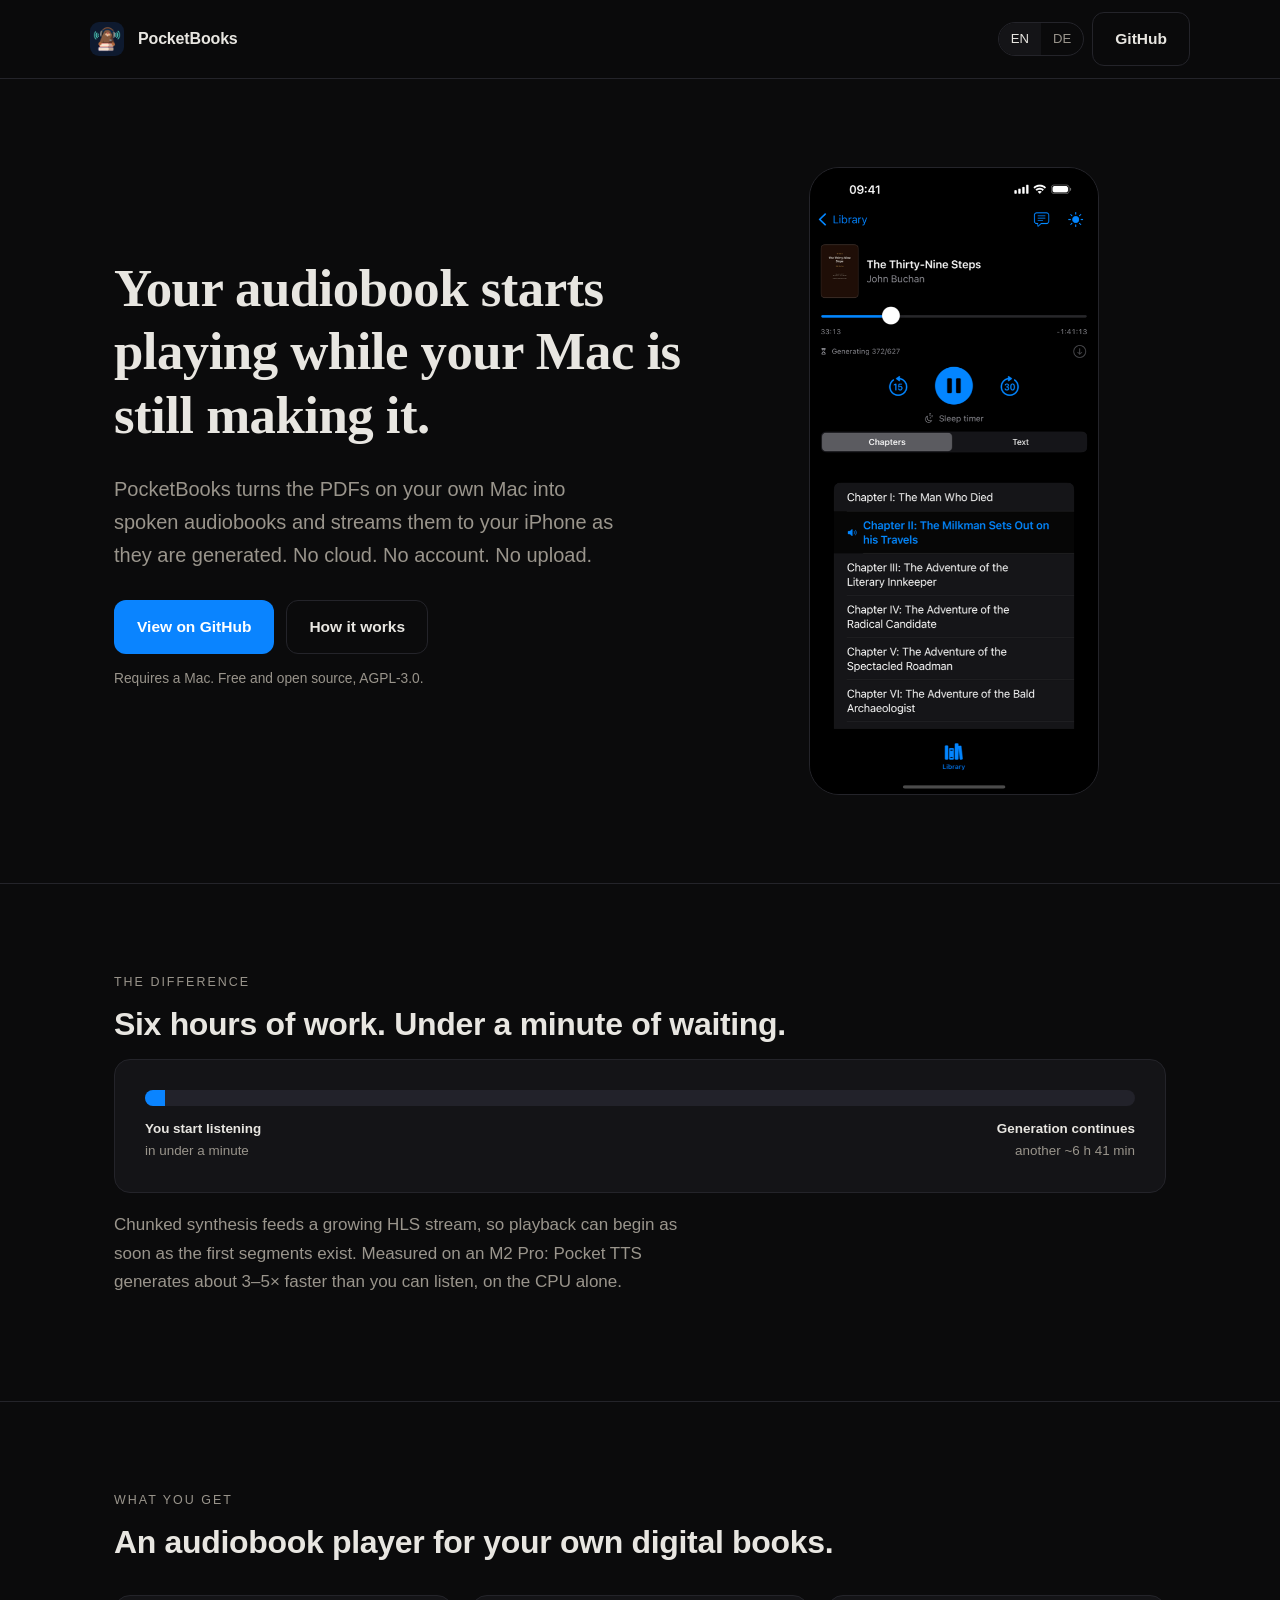
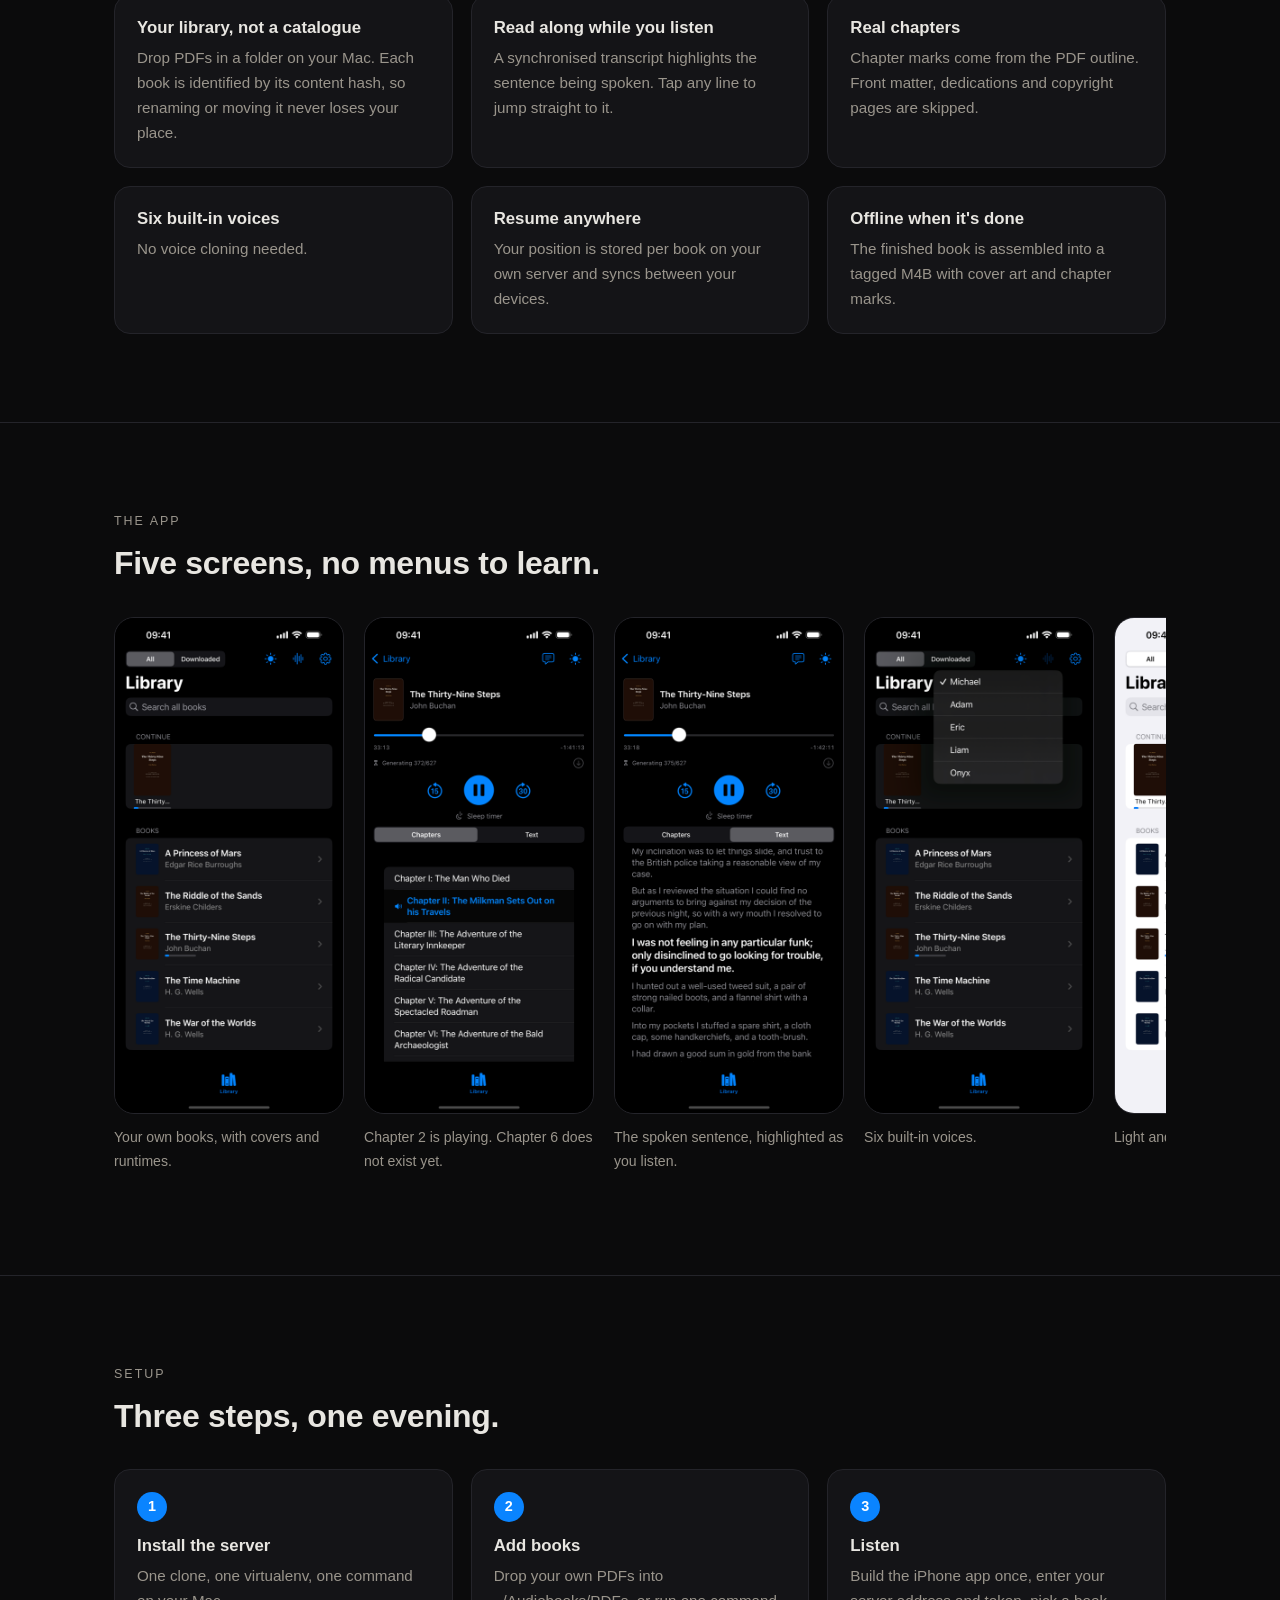
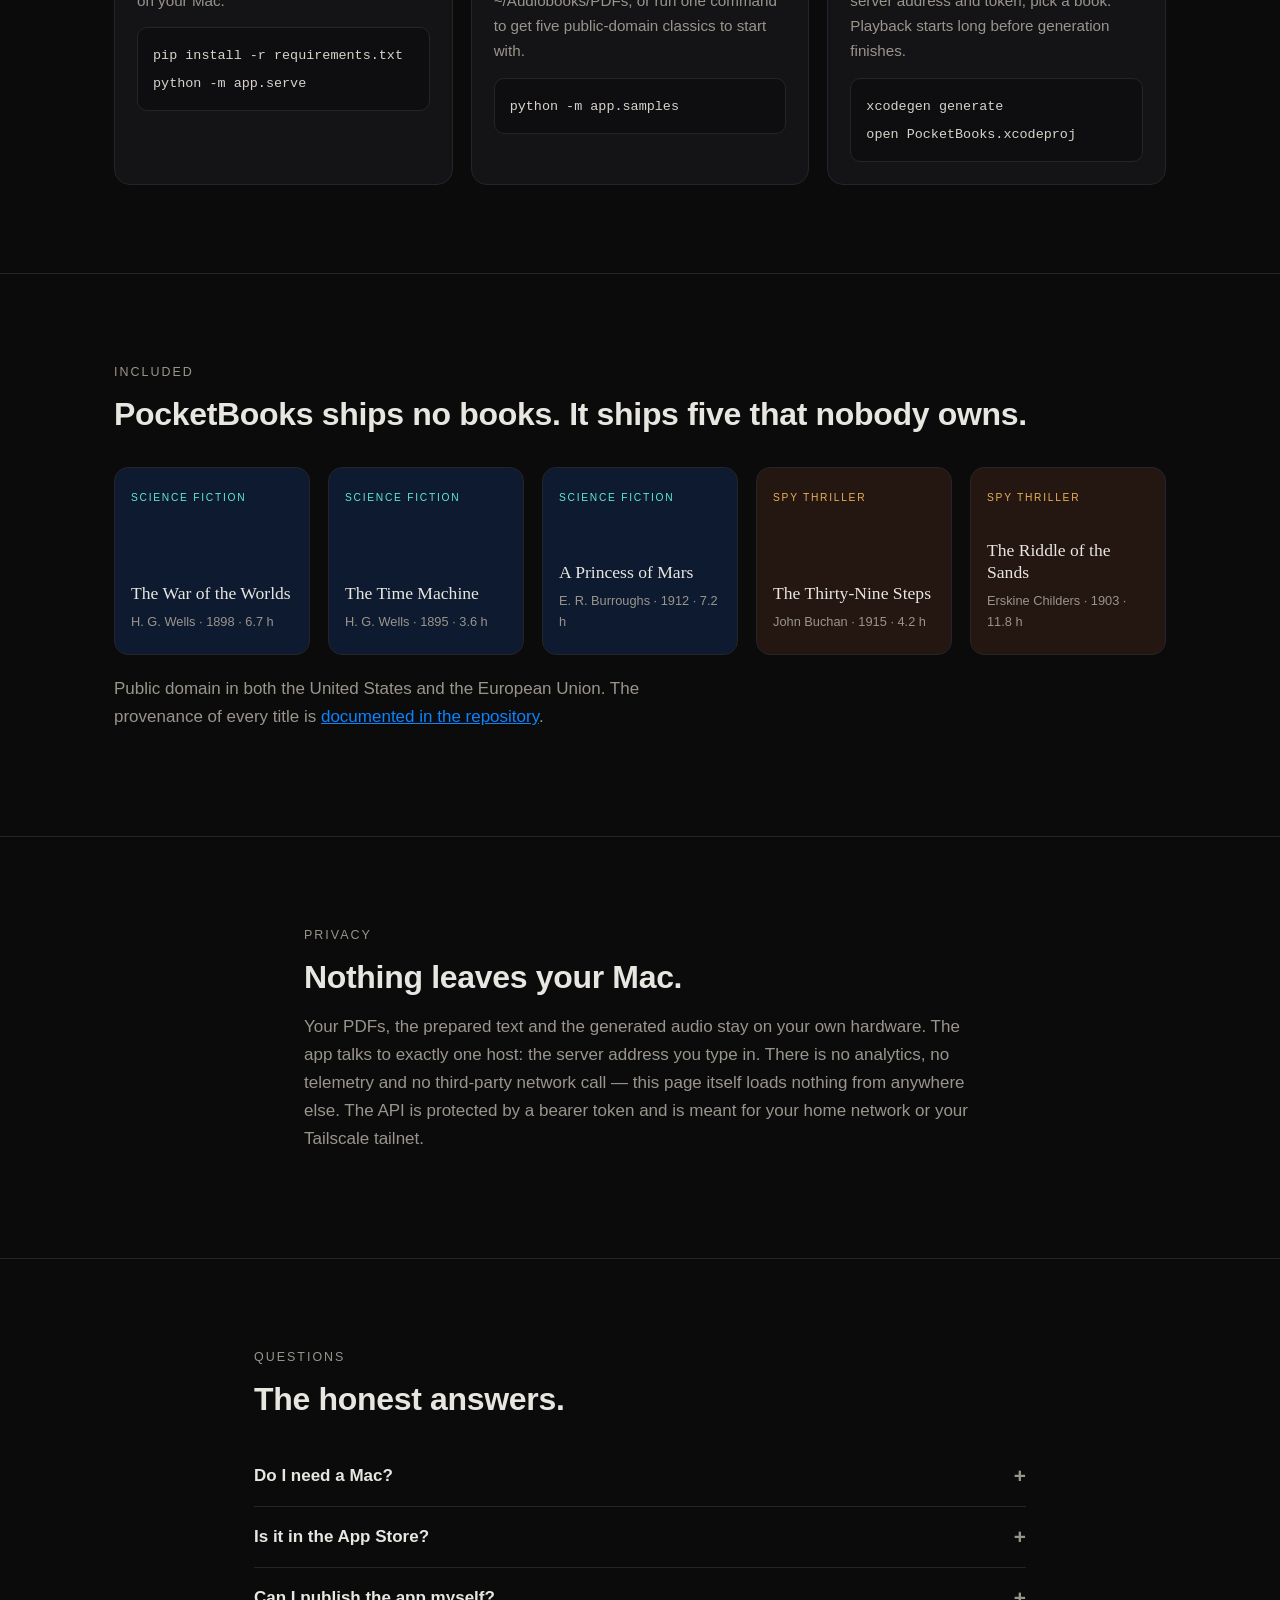
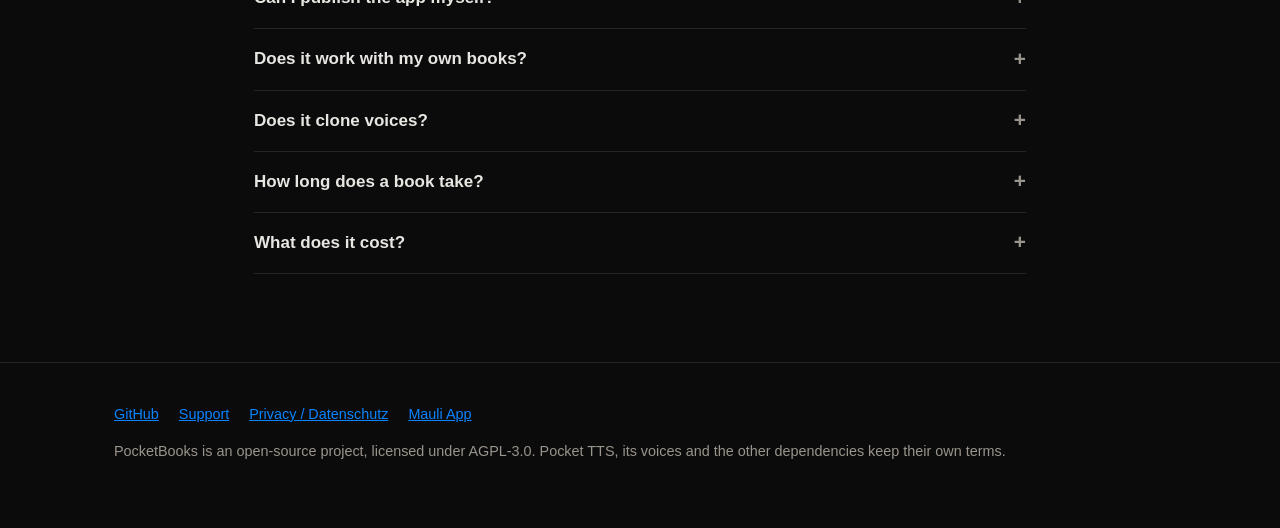
<file: web/site/index.html>
<!DOCTYPE html>
<html lang="en">
<head>
<meta charset="utf-8">
<meta name="viewport" content="width=device-width, initial-scale=1">
<title>PocketBooks — self-hosted audiobooks that play while they generate</title>
<meta name="description" content="Turn the PDFs on your own Mac into audiobooks with Pocket TTS and start listening on your iPhone before generation finishes. Open source, no cloud, no account.">
<link rel="canonical" href="https://www.mauli.app/pocketbooks/">
<link rel="icon" href="assets/icon-180.png" type="image/png">
<link rel="apple-touch-icon" href="assets/icon-180.png">
<meta property="og:type" content="website">
<meta property="og:url" content="https://www.mauli.app/pocketbooks/">
<meta property="og:title" content="PocketBooks — audiobooks that play while they generate">
<meta property="og:description" content="Your PDFs become spoken audiobooks on your own Mac. Start listening in under a minute instead of waiting six hours.">
<meta property="og:image" content="https://www.mauli.app/pocketbooks/assets/og.png">
<meta name="twitter:card" content="summary_large_image">
<script type="application/ld+json">
{"@context":"https://schema.org","@type":"SoftwareApplication","name":"PocketBooks",
"applicationCategory":"BookApplication","operatingSystem":"iOS, macOS",
"license":"https://www.gnu.org/licenses/agpl-3.0.html",
"url":"https://github.com/outspokenhardcore/pocketbooks",
"offers":{"@type":"Offer","price":"0","priceCurrency":"EUR"}}
</script>
<style>
  :root{
    --bg:#0B0B0C; --surface:#141417; --border:#24242A;
    --text:#E8E6E1; --muted:#9A958C;
    --accent:#0A84FF; --teal:#5EEAD4; --amber:#E8B059;
    --sf-bg:#0E1A2F; --spy-bg:#241610;
    --sans:-apple-system,BlinkMacSystemFont,"Segoe UI",Roboto,"Helvetica Neue",Arial,sans-serif;
    --serif:"Iowan Old Style","Palatino Linotype",Palatino,Georgia,"Times New Roman",serif;
    --mono:ui-monospace,SFMono-Regular,Menlo,Consolas,monospace;
    --wrap:1100px; --radius:16px;
  }
  *{box-sizing:border-box}
  html{scroll-behavior:smooth}
  body{
    margin:0; background:var(--bg); color:var(--text);
    font-family:var(--sans); font-size:17px; line-height:1.65;
    -webkit-font-smoothing:antialiased;
  }
  .wrap{max-width:var(--wrap); margin:0 auto; padding:0 24px}
  section{padding:88px 0; border-top:1px solid var(--border)}
  section:first-of-type{border-top:0}
  h1,h2,h3{line-height:1.2; margin:0 0 .5em}
  h1{font-family:var(--serif); font-size:clamp(2rem,5vw,3.3rem); font-weight:600; letter-spacing:-.01em}
  h2{font-size:clamp(1.4rem,3vw,2rem); font-weight:650; letter-spacing:-.01em}
  h3{font-size:1.05rem; font-weight:650}
  p{margin:0 0 1em}
  a{color:var(--accent)}
  .muted{color:var(--muted)}
  .lead{font-size:clamp(1.05rem,2vw,1.25rem); color:var(--muted); max-width:46ch}
  .eyebrow{font-size:.78rem; letter-spacing:.16em; text-transform:uppercase; color:var(--muted); margin:0 0 1em}
  :focus-visible{outline:3px solid var(--accent); outline-offset:3px; border-radius:6px}

  /* header */
  header{position:sticky; top:0; z-index:20; background:rgba(11,11,12,.86);
    backdrop-filter:saturate(140%) blur(10px); border-bottom:1px solid var(--border)}
  .bar{display:flex; align-items:center; gap:14px; padding:12px 0}
  .bar img{width:34px; height:34px; border-radius:9px; display:block}
  .bar strong{font-size:1rem; letter-spacing:-.01em}
  .bar nav{margin-left:auto; display:flex; gap:8px; align-items:center}
  .lang{display:flex; border:1px solid var(--border); border-radius:999px; overflow:hidden}
  .lang button{
    background:none; border:0; color:var(--muted); font:inherit; font-size:.82rem;
    padding:5px 12px; cursor:pointer}
  .lang button[aria-pressed="true"]{background:var(--surface); color:var(--text)}

  /* buttons */
  .btn{display:inline-block; padding:13px 22px; border-radius:12px; font-weight:600;
    text-decoration:none; font-size:.97rem; border:1px solid transparent}
  .btn-primary{background:var(--accent); color:#fff}
  .btn-ghost{border-color:var(--border); color:var(--text)}
  .btn:hover{filter:brightness(1.12)}
  .actions{display:flex; gap:12px; flex-wrap:wrap; margin:28px 0 14px}

  /* hero */
  .hero{display:grid; grid-template-columns:1.15fr .85fr; gap:56px; align-items:center}
  .phone{width:100%; max-width:290px; height:auto; border-radius:30px;
    border:1px solid var(--border); display:block; margin:0 auto}

  /* wait band */
  .band{background:var(--surface); border:1px solid var(--border); border-radius:var(--radius); padding:30px}
  .track{height:16px; border-radius:999px; background:#22222A; overflow:hidden; display:flex}
  .track i{display:block; height:100%; background:var(--accent); width:2%}
  .ticks{display:flex; justify-content:space-between; margin-top:12px;
    font-size:.84rem; color:var(--muted); gap:16px}
  .ticks b{color:var(--text); font-weight:600}

  /* grids */
  .grid{display:grid; gap:18px}
  .cols-3{grid-template-columns:repeat(3,1fr)}
  .cols-2{grid-template-columns:repeat(2,1fr)}
  .card{background:var(--surface); border:1px solid var(--border);
    border-radius:var(--radius); padding:22px}
  .card p{margin:0; color:var(--muted); font-size:.95rem}
  .card h3{margin-bottom:.4em}

  /* gallery */
  .shots{display:grid; grid-auto-flow:column; grid-auto-columns:minmax(230px,1fr);
    gap:20px; overflow-x:auto; padding-bottom:14px; scroll-snap-type:x mandatory}
  .shot{scroll-snap-align:start}
  .shot img{width:100%; height:auto; border-radius:20px;
    border:1px solid var(--border); display:block}
  .shot figcaption{margin-top:12px; font-size:.88rem; color:var(--muted)}

  /* steps */
  .step{counter-increment:step}
  .step .num{width:30px; height:30px; border-radius:50%; background:var(--accent); color:#fff;
    display:grid; place-items:center; font-size:.9rem; font-weight:700; margin-bottom:14px}
  pre{background:#0E0E11; border:1px solid var(--border); border-radius:10px;
    padding:13px 15px; overflow-x:auto; margin:14px 0 0}
  code{font-family:var(--mono); font-size:.84rem; color:#D7D3CB}

  /* books */
  .books{grid-template-columns:repeat(5,1fr)}
  .book{border-radius:14px; padding:22px 16px; min-height:188px;
    display:flex; flex-direction:column; justify-content:flex-end; border:1px solid var(--border)}
  .book.sf{background:var(--sf-bg)}
  .book.spy{background:var(--spy-bg)}
  .book .genre{font-size:.64rem; letter-spacing:.17em; text-transform:uppercase; margin-bottom:auto}
  .book.sf .genre{color:var(--teal)}
  .book.spy .genre{color:var(--amber)}
  .book .title{font-family:var(--serif); font-size:1.1rem; line-height:1.25; margin:0 0 6px}
  .book .meta{font-size:.8rem; color:var(--muted); margin:0}

  /* faq */
  details{border-bottom:1px solid var(--border); padding:16px 0}
  details summary{cursor:pointer; font-weight:600; list-style:none; display:flex;
    justify-content:space-between; gap:16px; align-items:center}
  details summary::-webkit-details-marker{display:none}
  details summary::after{content:"+"; color:var(--muted); font-size:1.3rem; line-height:1}
  details[open] summary::after{content:"\2212"}
  details p{margin:12px 0 0; color:var(--muted); max-width:70ch}

  footer{border-top:1px solid var(--border); padding:40px 0 64px; color:var(--muted); font-size:.9rem}
  footer nav{display:flex; gap:20px; flex-wrap:wrap; margin-bottom:14px}

  @media (max-width:900px){
    .hero{grid-template-columns:1fr; gap:36px}
    .cols-3,.cols-2{grid-template-columns:1fr}
    .books{grid-auto-flow:column; grid-auto-columns:minmax(165px,1fr);
      grid-template-columns:none; overflow-x:auto; padding-bottom:10px}
    section{padding:64px 0}
  }
  @media (prefers-reduced-motion:reduce){
    html{scroll-behavior:auto}
    *{transition:none!important; animation:none!important}
  }
</style>
</head>
<body>

<header>
  <div class="wrap bar">
    <img src="assets/icon-180.png" alt="">
    <strong>PocketBooks</strong>
    <nav>
      <div class="lang" role="group" aria-label="Language">
        <button type="button" data-lang="en" aria-pressed="true">EN</button>
        <button type="button" data-lang="de" aria-pressed="false">DE</button>
      </div>
      <a class="btn btn-ghost" href="https://github.com/outspokenhardcore/pocketbooks">GitHub</a>
    </nav>
  </div>
</header>

<main>

<section>
  <div class="wrap hero">
    <div>
      <h1 data-i18n="hero.h1">Your audiobook starts playing while your Mac is still making it.</h1>
      <p class="lead" data-i18n="hero.lead">PocketBooks turns the PDFs on your own Mac into spoken audiobooks and streams them to your iPhone as they are generated. No cloud. No account. No upload.</p>
      <div class="actions">
        <a class="btn btn-primary" href="https://github.com/outspokenhardcore/pocketbooks" data-i18n="hero.cta1">View on GitHub</a>
        <a class="btn btn-ghost" href="#how" data-i18n="hero.cta2">How it works</a>
      </div>
      <p class="muted" style="font-size:.86rem" data-i18n="hero.fine">Requires a Mac. Free and open source, AGPL-3.0.</p>
    </div>
    <img class="phone" src="assets/03-player-generating.png"
         alt="The PocketBooks player: chapter 2 is playing while the server is still generating chunk 94 of 627."
         data-i18n-alt="hero.shotAlt" width="430" height="932" loading="eager">
  </div>
</section>

<section>
  <div class="wrap">
    <p class="eyebrow" data-i18n="wait.eyebrow">The difference</p>
    <h2 data-i18n="wait.h2">Six hours of work. Under a minute of waiting.</h2>
    <div class="band">
      <div class="track" role="img"
           aria-label="Progress bar: listening starts in under a minute, generation continues for about six hours and forty minutes."
           data-i18n-aria="wait.barAlt"><i></i></div>
      <div class="ticks">
        <span><b data-i18n="wait.leftB">You start listening</b><br>
          <span data-i18n="wait.leftS">in under a minute</span></span>
        <span style="text-align:right"><b data-i18n="wait.rightB">Generation continues</b><br>
          <span data-i18n="wait.rightS">another ~6 h 41 min</span></span>
      </div>
    </div>
    <p class="muted" style="margin-top:18px; max-width:62ch" data-i18n="wait.note">Chunked synthesis feeds a growing HLS stream, so playback can begin as soon as the first segments exist. Measured on an M2 Pro: Pocket TTS generates about 3–5× faster than you can listen, on the CPU alone.</p>
  </div>
</section>

<section>
  <div class="wrap">
    <p class="eyebrow" data-i18n="feat.eyebrow">What you get</p>
    <h2 data-i18n="feat.h2">An audiobook player for your own digital books.</h2>
    <div class="grid cols-3" style="margin-top:34px">
      <div class="card"><h3 data-i18n="feat.1t">Your library, not a catalogue</h3>
        <p data-i18n="feat.1b">Drop PDFs in a folder on your Mac. Each book is identified by its content hash, so renaming or moving it never loses your place.</p></div>
      <div class="card"><h3 data-i18n="feat.2t">Read along while you listen</h3>
        <p data-i18n="feat.2b">A synchronised transcript highlights the sentence being spoken. Tap any line to jump straight to it.</p></div>
      <div class="card"><h3 data-i18n="feat.3t">Real chapters</h3>
        <p data-i18n="feat.3b">Chapter marks come from the PDF outline. Front matter, dedications and copyright pages are skipped.</p></div>
      <div class="card"><h3 data-i18n="feat.4t">Six built-in voices</h3>
        <p data-i18n="feat.4b">No voice cloning needed.</p></div>
      <div class="card"><h3 data-i18n="feat.5t">Resume anywhere</h3>
        <p data-i18n="feat.5b">Your position is stored per book on your own server and syncs between your devices.</p></div>
      <div class="card"><h3 data-i18n="feat.6t">Offline when it's done</h3>
        <p data-i18n="feat.6b">The finished book is assembled into a tagged M4B with cover art and chapter marks.</p></div>
    </div>
  </div>
</section>

<section>
  <div class="wrap">
    <p class="eyebrow" data-i18n="shots.eyebrow">The app</p>
    <h2 data-i18n="shots.h2">Five screens, no menus to learn.</h2>
    <div class="shots" style="margin-top:34px">
      <figure class="shot" style="margin:0">
        <img src="assets/01-library.png" alt="Library screen listing five public-domain books with covers, authors and runtimes." data-i18n-alt="shots.1a" loading="lazy">
        <figcaption data-i18n="shots.1c">Your own books, with covers and runtimes.</figcaption></figure>
      <figure class="shot" style="margin:0">
        <img src="assets/03-player-generating.png" alt="Player screen: chapter 2 is playing, later chapters show an hourglass because they are not generated yet." data-i18n-alt="shots.2a" loading="lazy">
        <figcaption data-i18n="shots.2c">Chapter 2 is playing. Chapter 6 does not exist yet.</figcaption></figure>
      <figure class="shot" style="margin:0">
        <img src="assets/04-transcript.png" alt="Transcript view with the currently spoken sentence highlighted in bold." data-i18n-alt="shots.3a" loading="lazy">
        <figcaption data-i18n="shots.3c">The spoken sentence, highlighted as you listen.</figcaption></figure>
      <figure class="shot" style="margin:0">
        <img src="assets/02-voices.png" alt="Voice menu showing the six built-in voices." data-i18n-alt="shots.4a" loading="lazy">
        <figcaption data-i18n="shots.4c">Six built-in voices.</figcaption></figure>
      <figure class="shot" style="margin:0">
        <img src="assets/05-library-light.png" alt="The library in the light theme with a Continue row at the top." data-i18n-alt="shots.5a" loading="lazy">
        <figcaption data-i18n="shots.5c">Light and dark, system-wide.</figcaption></figure>
    </div>
  </div>
</section>

<section id="how">
  <div class="wrap">
    <p class="eyebrow" data-i18n="how.eyebrow">Setup</p>
    <h2 data-i18n="how.h2">Three steps, one evening.</h2>
    <div class="grid cols-3" style="margin-top:34px">
      <div class="card step"><div class="num" aria-hidden="true">1</div>
        <h3 data-i18n="how.1t">Install the server</h3>
        <p data-i18n="how.1b">One clone, one virtualenv, one command on your Mac.</p>
        <pre><code>pip install -r requirements.txt
python -m app.serve</code></pre></div>
      <div class="card step"><div class="num" aria-hidden="true">2</div>
        <h3 data-i18n="how.2t">Add books</h3>
        <p data-i18n="how.2b">Drop your own PDFs into ~/Audiobooks/PDFs, or run one command to get five public-domain classics to start with.</p>
        <pre><code>python -m app.samples</code></pre></div>
      <div class="card step"><div class="num" aria-hidden="true">3</div>
        <h3 data-i18n="how.3t">Listen</h3>
        <p data-i18n="how.3b">Build the iPhone app once, enter your server address and token, pick a book. Playback starts long before generation finishes.</p>
        <pre><code>xcodegen generate
open PocketBooks.xcodeproj</code></pre></div>
    </div>
  </div>
</section>

<section>
  <div class="wrap">
    <p class="eyebrow" data-i18n="lib.eyebrow">Included</p>
    <h2 data-i18n="lib.h2">PocketBooks ships no books. It ships five that nobody owns.</h2>
    <div class="grid books" style="margin-top:34px">
      <div class="book sf"><p class="genre">Science fiction</p>
        <p class="title">The War of the Worlds</p><p class="meta">H. G. Wells · 1898 · 6.7 h</p></div>
      <div class="book sf"><p class="genre">Science fiction</p>
        <p class="title">The Time Machine</p><p class="meta">H. G. Wells · 1895 · 3.6 h</p></div>
      <div class="book sf"><p class="genre">Science fiction</p>
        <p class="title">A Princess of Mars</p><p class="meta">E. R. Burroughs · 1912 · 7.2 h</p></div>
      <div class="book spy"><p class="genre">Spy thriller</p>
        <p class="title">The Thirty-Nine Steps</p><p class="meta">John Buchan · 1915 · 4.2 h</p></div>
      <div class="book spy"><p class="genre">Spy thriller</p>
        <p class="title">The Riddle of the Sands</p><p class="meta">Erskine Childers · 1903 · 11.8 h</p></div>
    </div>
    <p class="muted" style="margin-top:20px; max-width:62ch" data-i18n="lib.note">Public domain in both the United States and the European Union. The provenance of every title is <a href="https://github.com/outspokenhardcore/pocketbooks/blob/main/samples/README.md">documented in the repository</a>.</p>
  </div>
</section>

<section>
  <div class="wrap" style="max-width:720px; margin:0 auto">
    <p class="eyebrow" data-i18n="priv.eyebrow">Privacy</p>
    <h2 data-i18n="priv.h2">Nothing leaves your Mac.</h2>
    <p class="muted" data-i18n="priv.b">Your PDFs, the prepared text and the generated audio stay on your own hardware. The app talks to exactly one host: the server address you type in. There is no analytics, no telemetry and no third-party network call — this page itself loads nothing from anywhere else. The API is protected by a bearer token and is meant for your home network or your Tailscale tailnet.</p>
  </div>
</section>

<section>
  <div class="wrap" style="max-width:820px; margin:0 auto">
    <p class="eyebrow" data-i18n="faq.eyebrow">Questions</p>
    <h2 data-i18n="faq.h2">The honest answers.</h2>
    <div style="margin-top:28px">
      <details><summary data-i18n="faq.1q">Do I need a Mac?</summary>
        <p data-i18n="faq.1a">Yes. Generation runs on your Mac's CPU, no GPU needed. The iPhone app is only the player.</p></details>
      <details><summary data-i18n="faq.2q">Is it in the App Store?</summary>
        <p data-i18n="faq.2a">Not yet. The server is on GitHub today and the app is heading for TestFlight first.</p></details>
      <details><summary data-i18n="faq.7q">Can I publish the app myself?</summary>
        <p data-i18n="faq.7a">Yes. Everything is open and free under AGPL-3.0 — build it, change it, ship it under your own name. You need your own Apple Developer account and your own bundle identifier, and the licence asks you to publish your changes in return. The whole path is written up in the repository.</p></details>
      <details><summary data-i18n="faq.3q">Does it work with my own books?</summary>
        <p data-i18n="faq.3a">Any PDF with a real text layer. Scanned, image-only PDFs are rejected rather than guessed at. Only process books you are allowed to process.</p></details>
      <details><summary data-i18n="faq.4q">Does it clone voices?</summary>
        <p data-i18n="faq.4a">No. It uses six built-in, openly licensed voices and has no cloning feature.</p></details>
      <details><summary data-i18n="faq.5q">How long does a book take?</summary>
        <p data-i18n="faq.5a">On an M2 Pro, roughly 3 to 5 times faster than listening: a four-hour book is finished in about one to one and a half hours. You start listening in under a minute either way.</p></details>
      <details><summary data-i18n="faq.6q">What does it cost?</summary>
        <p data-i18n="faq.6a">Nothing. It is open source under AGPL-3.0.</p></details>
    </div>
  </div>
</section>

</main>

<footer>
  <div class="wrap">
    <nav>
      <a href="https://github.com/outspokenhardcore/pocketbooks">GitHub</a>
      <a href="support.html">Support</a>
      <a href="privacy.html">Privacy / Datenschutz</a>
      <a href="https://www.mauli.app/">Mauli App</a>
    </nav>
    <p style="margin:0" data-i18n="foot.b">PocketBooks is an open-source project, licensed under AGPL-3.0. Pocket TTS, its voices and the other dependencies keep their own terms.</p>
  </div>
</footer>

<script>
(function () {
  "use strict";
  var DE = {
    "hero.h1": "Dein Hörbuch spielt schon, während dein Mac es noch erzeugt.",
    "hero.lead": "PocketBooks macht aus den PDFs auf deinem eigenen Mac gesprochene Hörbücher und streamt sie auf dein iPhone, während sie entstehen. Keine Cloud. Kein Konto. Kein Upload.",
    "hero.cta1": "Auf GitHub ansehen",
    "hero.cta2": "So funktioniert es",
    "hero.fine": "Benötigt einen Mac. Kostenlos und quelloffen, AGPL-3.0.",
    "hero.shotAlt": "Der PocketBooks-Player: Kapitel 2 läuft, während der Server noch Abschnitt 94 von 627 erzeugt.",
    "wait.eyebrow": "Der Unterschied",
    "wait.h2": "Sechs Stunden Arbeit. Unter einer Minute warten.",
    "wait.barAlt": "Fortschrittsbalken: Das Hören beginnt in unter einer Minute, die Erzeugung läuft noch etwa sechs Stunden und vierzig Minuten weiter.",
    "wait.leftB": "Du beginnst zu hören",
    "wait.leftS": "in unter einer Minute",
    "wait.rightB": "Erzeugung läuft weiter",
    "wait.rightS": "noch ~6 Std. 41 Min.",
    "wait.note": "Die Synthese läuft in Stücken und füllt einen wachsenden HLS-Stream — abgespielt wird, sobald die ersten Segmente da sind. Auf einem M2 Pro gemessen: Pocket TTS erzeugt etwa 3- bis 5-mal schneller, als du zuhören kannst, allein auf der CPU.",
    "feat.eyebrow": "Was du bekommst",
    "feat.h2": "Ein Hörbuch-Player für deine digitalen Bücher",
    "feat.1t": "Deine Bibliothek, kein Katalog",
    "feat.1b": "PDFs in einen Ordner auf deinem Mac legen. Jedes Buch wird über seine Prüfsumme erkannt — Umbenennen oder Verschieben kostet dich nie deine Hörposition.",
    "feat.2t": "Mitlesen beim Hören",
    "feat.2b": "Ein synchrones Transkript hebt den gerade gesprochenen Satz hervor. Tippe eine Zeile an, um direkt dorthin zu springen.",
    "feat.3t": "Echte Kapitel",
    "feat.3b": "Die Kapitelmarken stammen aus dem PDF-Inhaltsverzeichnis. Titelei, Widmungen und Impressumsseiten werden übersprungen.",
    "feat.4t": "Sechs eingebaute Stimmen",
    "feat.4b": "Kein Stimmen-Klonen nötig",
    "feat.5t": "Überall weiterhören",
    "feat.5b": "Deine Position liegt pro Buch auf deinem eigenen Server und gleicht sich zwischen deinen Geräten ab.",
    "feat.6t": "Offline, sobald es fertig ist",
    "feat.6b": "Das fertige Buch wird zu einer getaggten M4B mit Cover und Kapitelmarken zusammengesetzt.",
    "shots.eyebrow": "Die App",
    "shots.h2": "Fünf Ansichten, keine Menüs zum Lernen.",
    "shots.1a": "Bibliotheksansicht mit fünf gemeinfreien Büchern samt Cover, Autor und Spieldauer.",
    "shots.1c": "Deine eigenen Bücher, mit Cover und Spieldauer.",
    "shots.2a": "Player-Ansicht: Kapitel 2 läuft, spätere Kapitel zeigen eine Sanduhr, weil sie noch nicht erzeugt sind.",
    "shots.2c": "Kapitel 2 läuft. Kapitel 6 gibt es noch gar nicht.",
    "shots.3a": "Transkript-Ansicht mit dem gerade gesprochenen Satz in Fettschrift.",
    "shots.3c": "Der gesprochene Satz, hervorgehoben beim Hören.",
    "shots.4a": "Stimmenmenü mit den sechs eingebauten Stimmen.",
    "shots.4c": "Sechs eingebaute Stimmen.",
    "shots.5a": "Die Bibliothek im hellen Design mit einer Weiterhören-Zeile oben.",
    "shots.5c": "Hell und dunkel, systemweit.",
    "how.eyebrow": "Einrichtung",
    "how.h2": "Drei Schritte, ein Abend.",
    "how.1t": "Server installieren",
    "how.1b": "Ein Clone, ein Virtualenv, ein Befehl auf deinem Mac.",
    "how.2t": "Bücher hinzufügen",
    "how.2b": "Eigene PDFs nach ~/Audiobooks/PDFs legen — oder mit einem Befehl fünf gemeinfreie Klassiker zum Start holen.",
    "how.3t": "Hören",
    "how.3b": "Die iPhone-App einmal bauen, Serveradresse und Token eintragen, Buch wählen. Die Wiedergabe startet lange bevor die Erzeugung fertig ist.",
    "lib.eyebrow": "Mitgeliefert",
    "lib.h2": "PocketBooks liefert keine Bücher mit. Es liefert fünf, die niemandem gehören.",
    "lib.note": "Gemeinfrei in den USA und in der EU. Die Herkunft jedes Titels ist <a href=\"https://github.com/outspokenhardcore/pocketbooks/blob/main/samples/README.md\">im Repository dokumentiert</a>.",
    "priv.eyebrow": "Datenschutz",
    "priv.h2": "Nichts verlässt deinen Mac.",
    "priv.b": "Deine PDFs, der aufbereitete Text und das erzeugte Audio bleiben auf deiner eigenen Hardware. Die App spricht mit genau einem Host: der Serveradresse, die du einträgst. Kein Tracking, keine Telemetrie, kein Aufruf an Dritte — auch diese Seite lädt nichts von anderswo. Die API ist über einen Bearer-Token geschützt und für dein Heimnetz oder dein Tailscale-Netz gedacht.",
    "faq.eyebrow": "Fragen",
    "faq.h2": "Die ehrlichen Antworten.",
    "faq.1q": "Brauche ich einen Mac?",
    "faq.1a": "Ja. Die Erzeugung läuft auf der CPU deines Macs, eine GPU brauchst du nicht. Die iPhone-App ist nur der Player.",
    "faq.2q": "Gibt es die App im App Store?",
    "faq.2a": "Noch nicht. Der Server liegt heute auf GitHub, die App geht zuerst in TestFlight.",
    "faq.7q": "Kann ich die App selbst in die Stores bringen?",
    "faq.7a": "Ja. Alles ist offen und frei unter AGPL-3.0 — bauen, ändern, unter eigenem Namen veröffentlichen. Du brauchst einen eigenen Apple-Developer-Account und eine eigene Bundle-ID, und die Lizenz verlangt im Gegenzug, dass du deine Änderungen offenlegst. Der komplette Weg ist im Repository beschrieben.",
    "faq.3q": "Funktioniert das mit meinen eigenen Büchern?",
    "faq.3a": "Mit jedem PDF, das eine echte Textebene hat. Reine Bild-Scans werden abgelehnt statt geraten. Verarbeite nur Bücher, die du verarbeiten darfst.",
    "faq.4q": "Klont es Stimmen?",
    "faq.4a": "Nein. Es nutzt sechs eingebaute, offen lizenzierte Stimmen und hat keine Klon-Funktion.",
    "faq.5q": "Wie lange dauert ein Buch?",
    "faq.5a": "Auf einem M2 Pro etwa 3- bis 5-mal schneller als das Hören: Ein Vier-Stunden-Buch ist nach ein bis anderthalb Stunden fertig. Zu hören beginnst du ohnehin in unter einer Minute.",
    "faq.6q": "Was kostet das?",
    "faq.6a": "Nichts. Es ist quelloffen unter AGPL-3.0.",
    "foot.b": "PocketBooks ist ein quelloffenes Projekt unter AGPL-3.0. Pocket TTS, seine Stimmen und die übrigen Abhängigkeiten behalten ihre eigenen Lizenzbedingungen."
  };

  var EN = {};
  function collect() {
    document.querySelectorAll("[data-i18n]").forEach(function (el) {
      EN[el.getAttribute("data-i18n")] = el.innerHTML;
    });
    document.querySelectorAll("[data-i18n-alt]").forEach(function (el) {
      EN[el.getAttribute("data-i18n-alt")] = el.getAttribute("alt");
    });
    document.querySelectorAll("[data-i18n-aria]").forEach(function (el) {
      EN[el.getAttribute("data-i18n-aria")] = el.getAttribute("aria-label");
    });
  }

  function apply(lang) {
    var dict = lang === "de" ? DE : EN;
    document.querySelectorAll("[data-i18n]").forEach(function (el) {
      var v = dict[el.getAttribute("data-i18n")];
      if (v !== undefined) el.innerHTML = v;
    });
    document.querySelectorAll("[data-i18n-alt]").forEach(function (el) {
      var v = dict[el.getAttribute("data-i18n-alt")];
      if (v !== undefined) el.setAttribute("alt", v);
    });
    document.querySelectorAll("[data-i18n-aria]").forEach(function (el) {
      var v = dict[el.getAttribute("data-i18n-aria")];
      if (v !== undefined) el.setAttribute("aria-label", v);
    });
    document.documentElement.lang = lang;
    document.querySelectorAll(".lang button").forEach(function (b) {
      b.setAttribute("aria-pressed", String(b.dataset.lang === lang));
    });
    try { localStorage.setItem("kb-lang", lang); } catch (e) {}
  }

  collect();
  var saved = null;
  try { saved = localStorage.getItem("kb-lang"); } catch (e) {}
  if (!saved) saved = (navigator.language || "en").slice(0, 2) === "de" ? "de" : "en";
  if (saved === "de") apply("de");

  document.querySelectorAll(".lang button").forEach(function (b) {
    b.addEventListener("click", function () { apply(b.dataset.lang); });
  });
})();
</script>
</body>
</html>
</file>
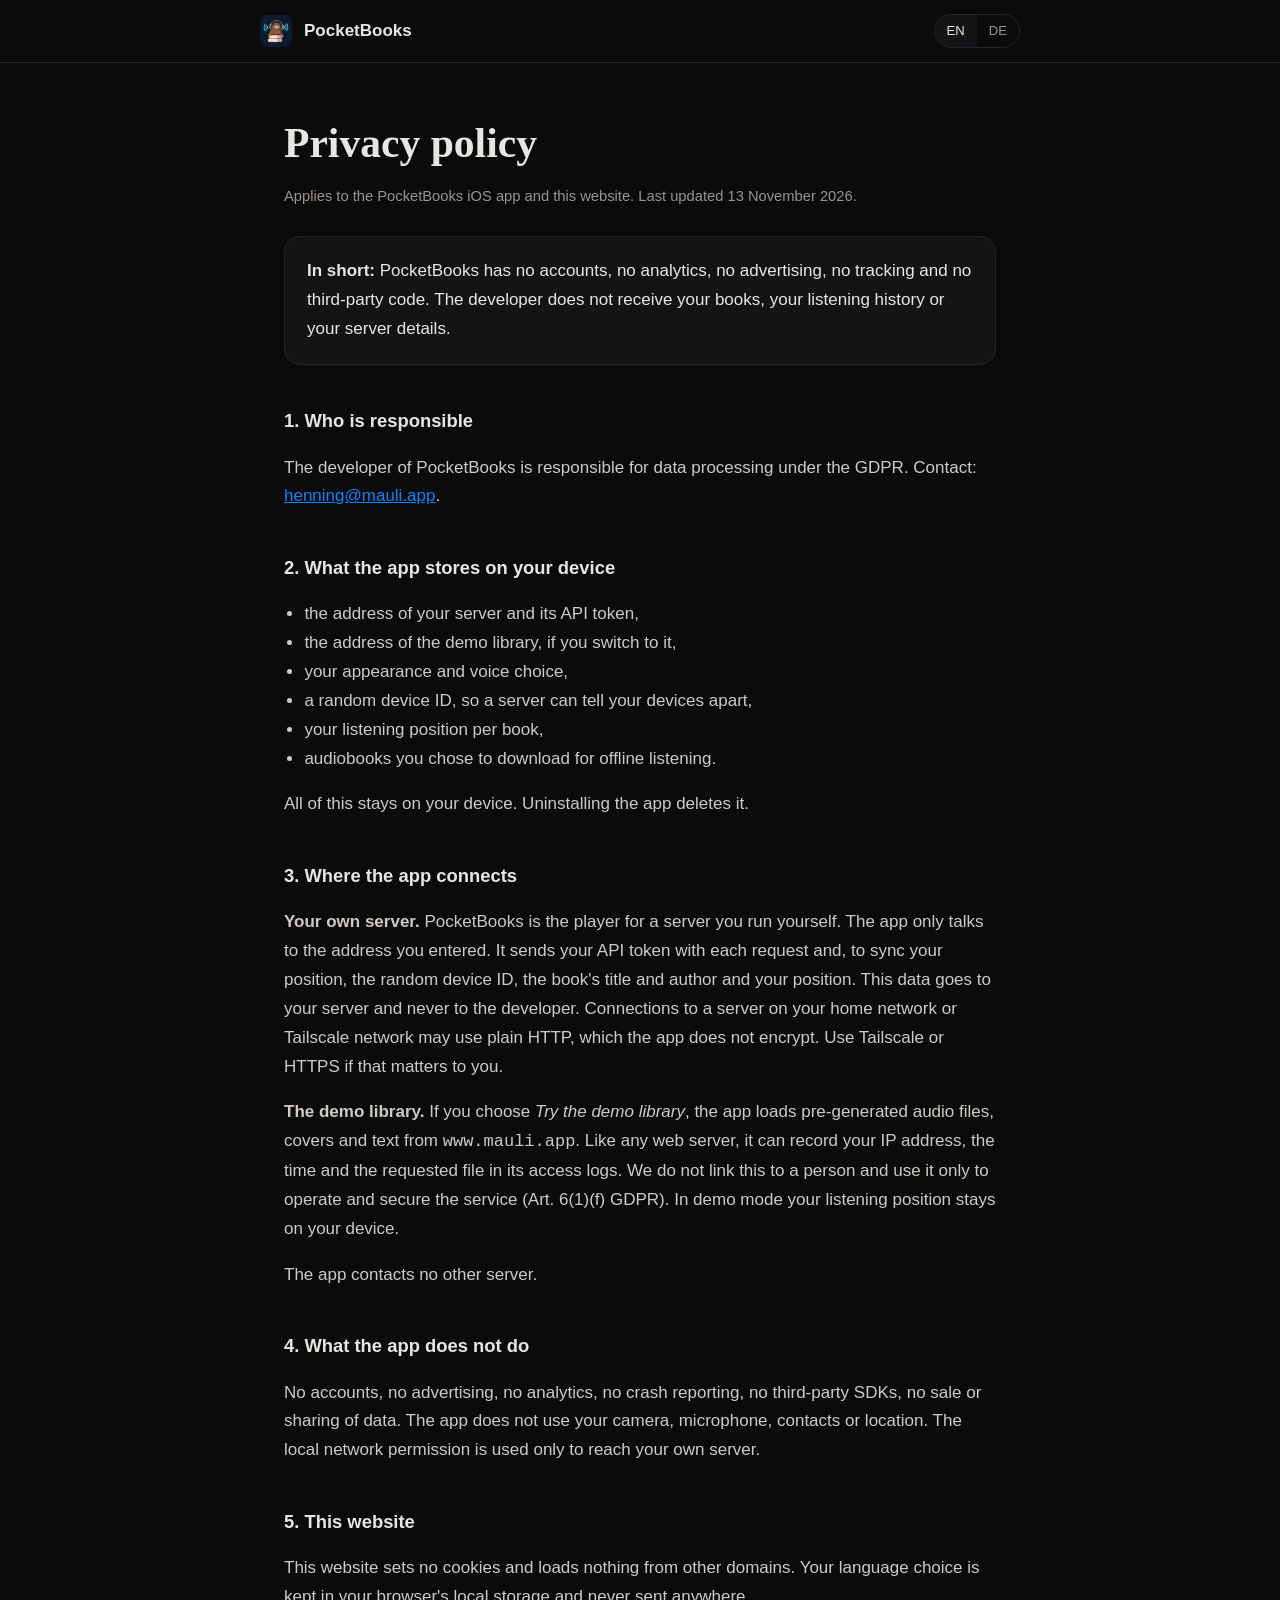
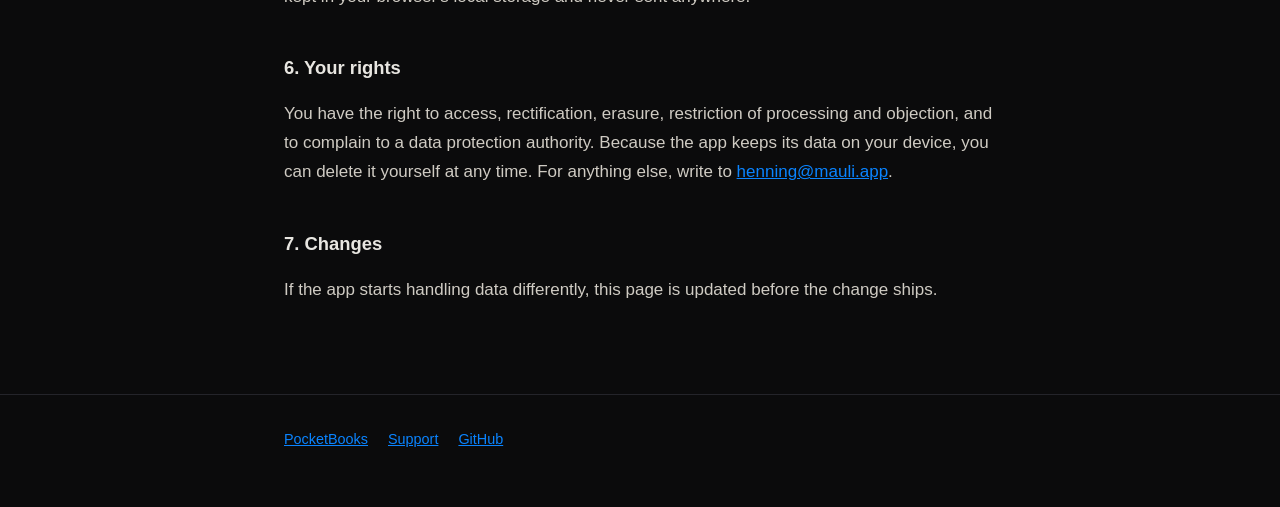
<file: web/site/privacy.html>
<!DOCTYPE html>
<html lang="en">
<head>
<meta charset="utf-8">
<meta name="viewport" content="width=device-width, initial-scale=1">
<title>PocketBooks — Privacy / Datenschutz</title>
<meta name="description" content="PocketBooks has no accounts, no analytics and no tracking. What the app stores and where it connects.">
<link rel="canonical" href="https://www.mauli.app/pocketbooks/privacy.html">
<link rel="icon" href="assets/icon-180.png" type="image/png">
<link rel="stylesheet" href="assets/legal.css">
</head>
<body>
<header><div class="wrap bar">
  <a class="brand" href="./"><img src="assets/icon-180.png" alt="">PocketBooks</a>
  <nav><div class="lang" role="group" aria-label="Language">
    <button type="button" data-lang="en" aria-pressed="true">EN</button>
    <button type="button" data-lang="de" aria-pressed="false">DE</button>
  </div></nav>
</div></header>

<main><div class="wrap">

<div data-l="en">
  <h1>Privacy policy</h1>
  <p class="muted">Applies to the PocketBooks iOS app and this website. Last updated 13 November 2026.</p>

  <div class="summary"><p><strong>In short:</strong> PocketBooks has no accounts, no analytics, no advertising, no tracking and no third-party code. The developer does not receive your books, your listening history or your server details.</p></div>

  <h2>1. Who is responsible</h2>
  <p>The developer of PocketBooks is responsible for data processing under the GDPR. Contact: <a href="mailto:henning@mauli.app">henning@mauli.app</a>.</p>

  <h2>2. What the app stores on your device</h2>
  <ul>
    <li>the address of your server and its API token,</li>
    <li>the address of the demo library, if you switch to it,</li>
    <li>your appearance and voice choice,</li>
    <li>a random device ID, so a server can tell your devices apart,</li>
    <li>your listening position per book,</li>
    <li>audiobooks you chose to download for offline listening.</li>
  </ul>
  <p>All of this stays on your device. Uninstalling the app deletes it.</p>

  <h2>3. Where the app connects</h2>
  <p><strong>Your own server.</strong> PocketBooks is the player for a server you run yourself. The app only talks to the address you entered. It sends your API token with each request and, to sync your position, the random device ID, the book's title and author and your position. This data goes to your server and never to the developer. Connections to a server on your home network or Tailscale network may use plain HTTP, which the app does not encrypt. Use Tailscale or HTTPS if that matters to you.</p>
  <p><strong>The demo library.</strong> If you choose <em>Try the demo library</em>, the app loads pre-generated audio files, covers and text from <code>www.mauli.app</code>. Like any web server, it can record your IP address, the time and the requested file in its access logs. We do not link this to a person and use it only to operate and secure the service (Art. 6(1)(f) GDPR). In demo mode your listening position stays on your device.</p>
  <p>The app contacts no other server.</p>

  <h2>4. What the app does not do</h2>
  <p>No accounts, no advertising, no analytics, no crash reporting, no third-party SDKs, no sale or sharing of data. The app does not use your camera, microphone, contacts or location. The local network permission is used only to reach your own server.</p>

  <h2>5. This website</h2>
  <p>This website sets no cookies and loads nothing from other domains. Your language choice is kept in your browser's local storage and never sent anywhere.</p>

  <h2>6. Your rights</h2>
  <p>You have the right to access, rectification, erasure, restriction of processing and objection, and to complain to a data protection authority. Because the app keeps its data on your device, you can delete it yourself at any time. For anything else, write to <a href="mailto:henning@mauli.app">henning@mauli.app</a>.</p>

  <h2>7. Changes</h2>
  <p>If the app starts handling data differently, this page is updated before the change ships.</p>
</div>

<div data-l="de">
  <h1>Datenschutzerklärung</h1>
  <p class="muted">Gilt für die PocketBooks-iOS-App und diese Website. Stand: 13. November 2026.</p>

  <div class="summary"><p><strong>Kurz gesagt:</strong> PocketBooks hat keine Konten, keine Analyse, keine Werbung, kein Tracking und keinen Fremdcode. Der Entwickler erhält weder deine Bücher noch deinen Hörverlauf noch deine Serverdaten.</p></div>

  <h2>1. Verantwortlicher</h2>
  <p>Verantwortlich im Sinne der DSGVO ist der Entwickler von PocketBooks. Kontakt: <a href="mailto:henning@mauli.app">henning@mauli.app</a>.</p>

  <h2>2. Was die App auf deinem Gerät speichert</h2>
  <ul>
    <li>die Adresse deines Servers und dessen API-Token,</li>
    <li>die Adresse der Demo-Bibliothek, falls du sie nutzt,</li>
    <li>Darstellung und Stimmenauswahl,</li>
    <li>eine zufällige Geräte-ID, damit ein Server deine Geräte unterscheiden kann,</li>
    <li>deine Hörposition je Buch,</li>
    <li>Hörbücher, die du für das Offline-Hören geladen hast.</li>
  </ul>
  <p>All das bleibt auf deinem Gerät. Beim Deinstallieren der App wird es gelöscht.</p>

  <h2>3. Mit wem die App sich verbindet</h2>
  <p><strong>Dein eigener Server.</strong> PocketBooks ist der Player für einen Server, den du selbst betreibst. Die App spricht nur mit der Adresse, die du eingibst. Sie sendet bei jeder Anfrage dein API-Token und, um die Position abzugleichen, die zufällige Geräte-ID, Titel und Autor des Buchs sowie deine Position. Diese Daten gehen an deinen Server, nie an den Entwickler. Verbindungen zu einem Server im Heimnetz oder Tailscale-Netz können unverschlüsseltes HTTP nutzen, das die App nicht verschlüsselt. Nutze Tailscale oder HTTPS, wenn dir das wichtig ist.</p>
  <p><strong>Die Demo-Bibliothek.</strong> Wenn du <em>Try the demo library</em> wählst, lädt die App vorab erzeugte Audiodateien, Cover und Texte von <code>www.mauli.app</code>. Wie jeder Webserver kann dieser deine IP-Adresse, die Uhrzeit und die abgerufene Datei in seinen Zugriffsprotokollen festhalten. Wir verknüpfen das nicht mit einer Person und nutzen es nur für Betrieb und Sicherheit (Art. 6 Abs. 1 lit. f DSGVO). Im Demo-Modus bleibt deine Hörposition auf deinem Gerät.</p>
  <p>Die App kontaktiert keinen anderen Server.</p>

  <h2>4. Was die App nicht tut</h2>
  <p>Keine Konten, keine Werbung, keine Analyse, keine Absturzberichte, keine Fremd-SDKs, kein Verkauf oder Weitergabe von Daten. Die App nutzt weder Kamera, Mikrofon, Kontakte noch Standort. Die Berechtigung für das lokale Netzwerk dient nur dazu, deinen eigenen Server zu erreichen.</p>

  <h2>5. Diese Website</h2>
  <p>Diese Website setzt keine Cookies und lädt nichts von anderen Domains. Deine Sprachauswahl liegt im lokalen Speicher deines Browsers und wird nirgendwohin gesendet.</p>

  <h2>6. Deine Rechte</h2>
  <p>Du hast das Recht auf Auskunft, Berichtigung, Löschung, Einschränkung der Verarbeitung und Widerspruch sowie das Recht, dich bei einer Datenschutzbehörde zu beschweren. Weil die App ihre Daten auf deinem Gerät hält, kannst du sie jederzeit selbst löschen. Für alles Weitere schreib an <a href="mailto:henning@mauli.app">henning@mauli.app</a>.</p>

  <h2>7. Änderungen</h2>
  <p>Wenn die App Daten künftig anders verarbeitet, wird diese Seite vor der Änderung aktualisiert.</p>
</div>

</div></main>

<footer><div class="wrap"><nav>
  <a href="./">PocketBooks</a>
  <a href="support.html">Support</a>
  <a href="https://github.com/outspokenhardcore/pocketbooks">GitHub</a>
</nav></div></footer>

<script>
(function () {
  "use strict";
  function apply(lang) {
    document.documentElement.lang = lang;
    document.querySelectorAll(".lang button").forEach(function (b) {
      b.setAttribute("aria-pressed", String(b.dataset.lang === lang));
    });
    try { localStorage.setItem("kb-lang", lang); } catch (e) {}
  }
  var saved = null;
  try { saved = localStorage.getItem("kb-lang"); } catch (e) {}
  if (!saved) saved = (navigator.language || "en").slice(0, 2) === "de" ? "de" : "en";
  apply(saved);
  document.querySelectorAll(".lang button").forEach(function (b) {
    b.addEventListener("click", function () { apply(b.dataset.lang); });
  });
})();
</script>
</body>
</html>
</file>
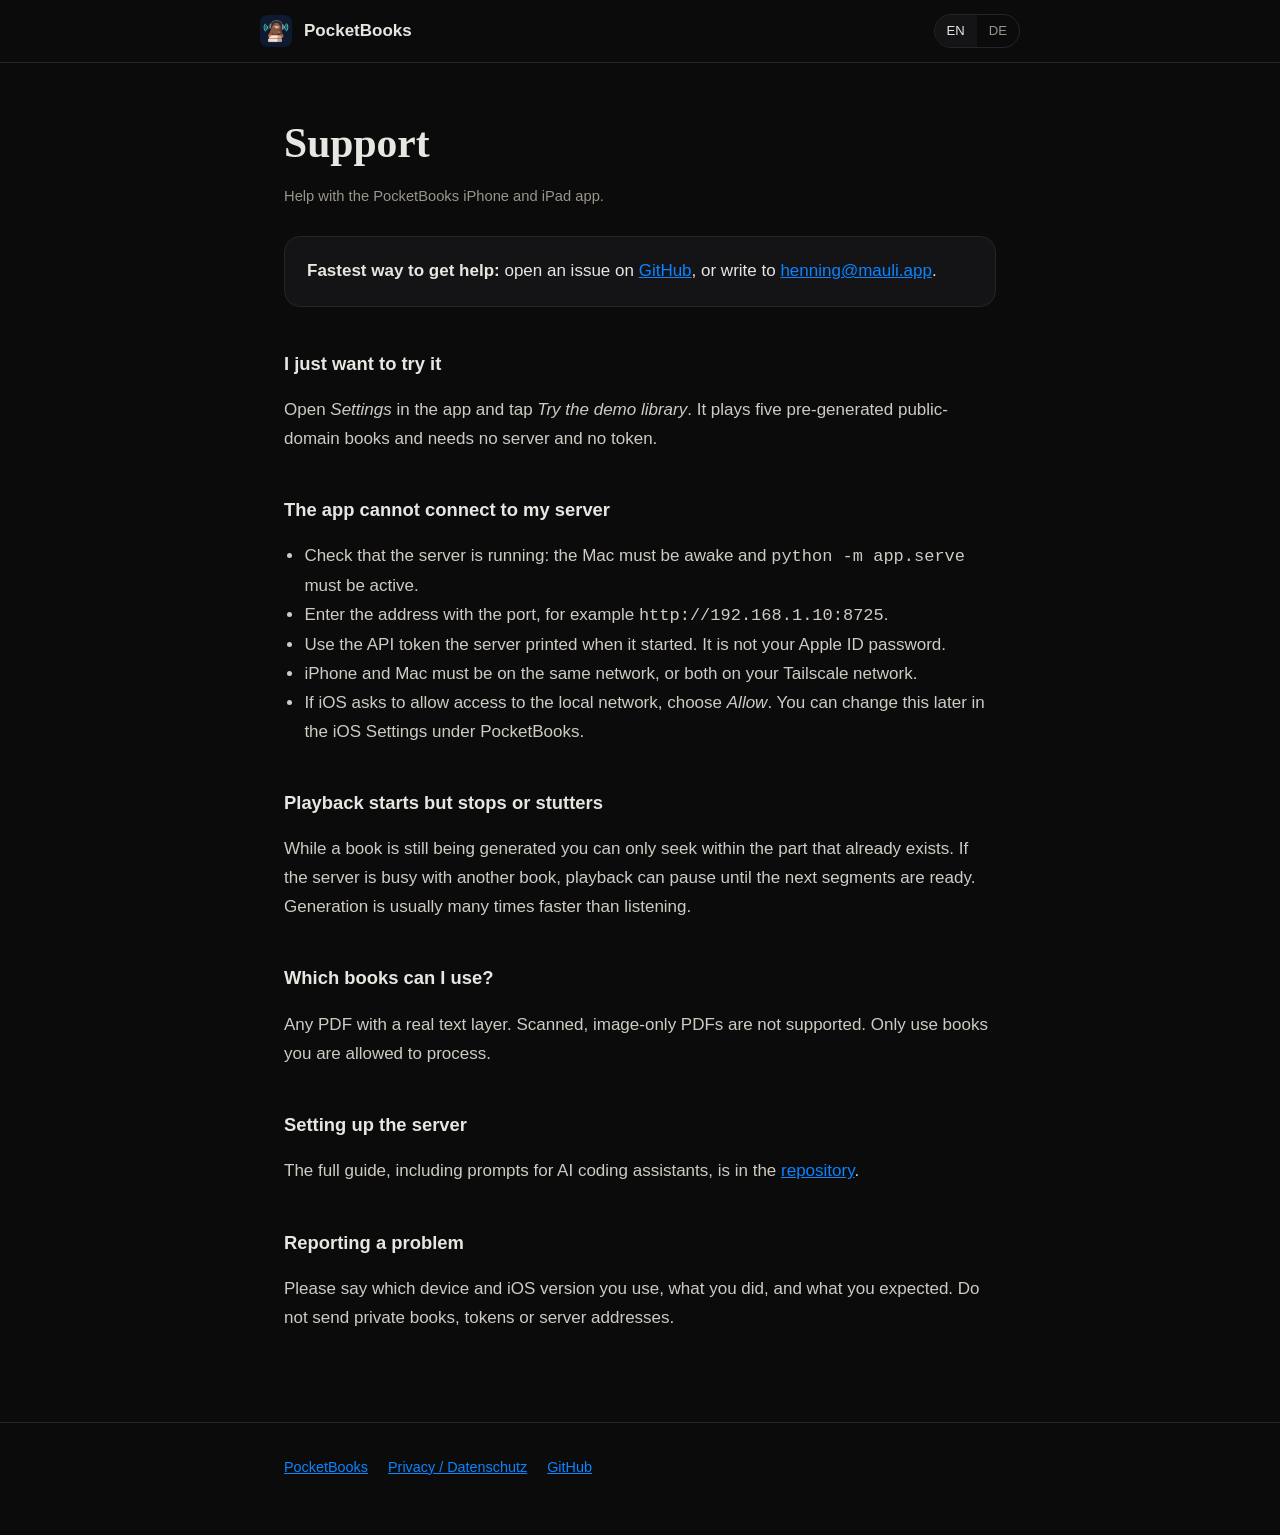
<file: web/site/support.html>
<!DOCTYPE html>
<html lang="en">
<head>
<meta charset="utf-8">
<meta name="viewport" content="width=device-width, initial-scale=1">
<title>PocketBooks — Support</title>
<meta name="description" content="Help with PocketBooks: connecting to your server, the demo library, and how to report a problem.">
<link rel="canonical" href="https://www.mauli.app/pocketbooks/support.html">
<link rel="icon" href="assets/icon-180.png" type="image/png">
<link rel="stylesheet" href="assets/legal.css">
</head>
<body>
<header><div class="wrap bar">
  <a class="brand" href="./"><img src="assets/icon-180.png" alt="">PocketBooks</a>
  <nav><div class="lang" role="group" aria-label="Language">
    <button type="button" data-lang="en" aria-pressed="true">EN</button>
    <button type="button" data-lang="de" aria-pressed="false">DE</button>
  </div></nav>
</div></header>

<main><div class="wrap">

<div data-l="en">
  <h1>Support</h1>
  <p class="muted">Help with the PocketBooks iPhone and iPad app.</p>

  <div class="summary"><p><strong>Fastest way to get help:</strong> open an issue on <a href="https://github.com/outspokenhardcore/pocketbooks/issues">GitHub</a>, or write to <a href="mailto:henning@mauli.app">henning@mauli.app</a>.</p></div>

  <h2>I just want to try it</h2>
  <p>Open <em>Settings</em> in the app and tap <em>Try the demo library</em>. It plays five pre-generated public-domain books and needs no server and no token.</p>

  <h2>The app cannot connect to my server</h2>
  <ul>
    <li>Check that the server is running: the Mac must be awake and <code>python -m app.serve</code> must be active.</li>
    <li>Enter the address with the port, for example <code>http://192.168.1.10:8725</code>.</li>
    <li>Use the API token the server printed when it started. It is not your Apple ID password.</li>
    <li>iPhone and Mac must be on the same network, or both on your Tailscale network.</li>
    <li>If iOS asks to allow access to the local network, choose <em>Allow</em>. You can change this later in the iOS Settings under PocketBooks.</li>
  </ul>

  <h2>Playback starts but stops or stutters</h2>
  <p>While a book is still being generated you can only seek within the part that already exists. If the server is busy with another book, playback can pause until the next segments are ready. Generation is usually many times faster than listening.</p>

  <h2>Which books can I use?</h2>
  <p>Any PDF with a real text layer. Scanned, image-only PDFs are not supported. Only use books you are allowed to process.</p>

  <h2>Setting up the server</h2>
  <p>The full guide, including prompts for AI coding assistants, is in the <a href="https://github.com/outspokenhardcore/pocketbooks">repository</a>.</p>

  <h2>Reporting a problem</h2>
  <p>Please say which device and iOS version you use, what you did, and what you expected. Do not send private books, tokens or server addresses.</p>
</div>

<div data-l="de">
  <h1>Support</h1>
  <p class="muted">Hilfe zur PocketBooks-App für iPhone und iPad.</p>

  <div class="summary"><p><strong>Am schnellsten:</strong> Eröffne ein Issue auf <a href="https://github.com/outspokenhardcore/pocketbooks/issues">GitHub</a> oder schreib an <a href="mailto:henning@mauli.app">henning@mauli.app</a>.</p></div>

  <h2>Ich will es nur ausprobieren</h2>
  <p>Öffne in der App die <em>Einstellungen</em> und tippe auf <em>Try the demo library</em>. Sie spielt fünf vorab erzeugte, gemeinfreie Bücher und braucht weder Server noch Token.</p>

  <h2>Die App erreicht meinen Server nicht</h2>
  <ul>
    <li>Prüfe, ob der Server läuft: Der Mac muss wach sein und <code>python -m app.serve</code> aktiv.</li>
    <li>Gib die Adresse mit Port ein, zum Beispiel <code>http://192.168.1.10:8725</code>.</li>
    <li>Nimm das API-Token, das der Server beim Start ausgegeben hat. Es ist nicht dein Apple-ID-Passwort.</li>
    <li>iPhone und Mac müssen im selben Netz sein oder beide in deinem Tailscale-Netz.</li>
    <li>Fragt iOS nach dem Zugriff auf das lokale Netzwerk, wähle <em>Erlauben</em>. Du kannst das später in den iOS-Einstellungen unter PocketBooks ändern.</li>
  </ul>

  <h2>Die Wiedergabe stockt oder bricht ab</h2>
  <p>Solange ein Buch noch erzeugt wird, kannst du nur in dem Teil spulen, der schon existiert. Ist der Server mit einem anderen Buch beschäftigt, kann die Wiedergabe pausieren, bis die nächsten Segmente fertig sind. Die Erzeugung ist meist um ein Vielfaches schneller als das Hören.</p>

  <h2>Welche Bücher kann ich nutzen?</h2>
  <p>Jedes PDF mit echter Textebene. Eingescannte PDFs nur mit Bildern werden nicht unterstützt. Nutze nur Bücher, die du verarbeiten darfst.</p>

  <h2>Den Server einrichten</h2>
  <p>Die vollständige Anleitung, inklusive Prompts für KI-Assistenten, steht im <a href="https://github.com/outspokenhardcore/pocketbooks">Repository</a>.</p>

  <h2>Ein Problem melden</h2>
  <p>Bitte nenne Gerät und iOS-Version, was du getan hast und was du erwartet hast. Sende keine privaten Bücher, Tokens oder Serveradressen.</p>
</div>

</div></main>

<footer><div class="wrap"><nav>
  <a href="./">PocketBooks</a>
  <a href="privacy.html">Privacy / Datenschutz</a>
  <a href="https://github.com/outspokenhardcore/pocketbooks">GitHub</a>
</nav></div></footer>

<script>
(function () {
  "use strict";
  function apply(lang) {
    document.documentElement.lang = lang;
    document.querySelectorAll(".lang button").forEach(function (b) {
      b.setAttribute("aria-pressed", String(b.dataset.lang === lang));
    });
    try { localStorage.setItem("kb-lang", lang); } catch (e) {}
  }
  var saved = null;
  try { saved = localStorage.getItem("kb-lang"); } catch (e) {}
  if (!saved) saved = (navigator.language || "en").slice(0, 2) === "de" ? "de" : "en";
  apply(saved);
  document.querySelectorAll(".lang button").forEach(function (b) {
    b.addEventListener("click", function () { apply(b.dataset.lang); });
  });
})();
</script>
</body>
</html>
</file>
<file: web/site/assets/legal.css>
:root{
  --bg:#0B0B0C; --surface:#141417; --border:#24242A;
  --text:#E8E6E1; --muted:#9A958C; --accent:#0A84FF;
  --sans:-apple-system,BlinkMacSystemFont,"Segoe UI",Roboto,"Helvetica Neue",Arial,sans-serif;
  --serif:"Iowan Old Style","Palatino Linotype",Palatino,Georgia,"Times New Roman",serif;
}
*{box-sizing:border-box}
body{margin:0;background:var(--bg);color:var(--text);font-family:var(--sans);
  font-size:17px;line-height:1.7;-webkit-font-smoothing:antialiased}
.wrap{max-width:760px;margin:0 auto;padding:0 24px}
header{border-bottom:1px solid var(--border)}
.bar{display:flex;align-items:center;gap:14px;padding:14px 0}
.bar a.brand{display:flex;align-items:center;gap:12px;color:var(--text);text-decoration:none;font-weight:650}
.bar img{width:32px;height:32px;border-radius:8px;display:block}
.bar nav{margin-left:auto}
.lang{display:inline-flex;border:1px solid var(--border);border-radius:999px;overflow:hidden}
.lang button{background:none;border:0;color:var(--muted);font:inherit;font-size:.82rem;padding:5px 12px;cursor:pointer}
.lang button[aria-pressed="true"]{background:var(--surface);color:var(--text)}
main{padding:56px 0 72px}
h1{font-family:var(--serif);font-size:clamp(1.8rem,5vw,2.6rem);line-height:1.2;margin:0 0 .3em;font-weight:600}
h2{font-size:1.15rem;margin:2.2em 0 .5em}
p,li{color:#CFCBC3}
ul{padding-left:1.2em}
a{color:var(--accent)}
.muted{color:var(--muted);font-size:.92rem}
.summary{background:var(--surface);border:1px solid var(--border);border-radius:16px;padding:20px 22px;margin:1.6em 0}
.summary p{margin:0;color:var(--text)}
:focus-visible{outline:3px solid var(--accent);outline-offset:3px;border-radius:6px}
footer{border-top:1px solid var(--border);padding:32px 0 56px;color:var(--muted);font-size:.9rem}
footer nav{display:flex;gap:20px;flex-wrap:wrap}
/* Only the active language is shown. */
html[lang="en"] [data-l="de"], html[lang="de"] [data-l="en"]{display:none}
</file>
